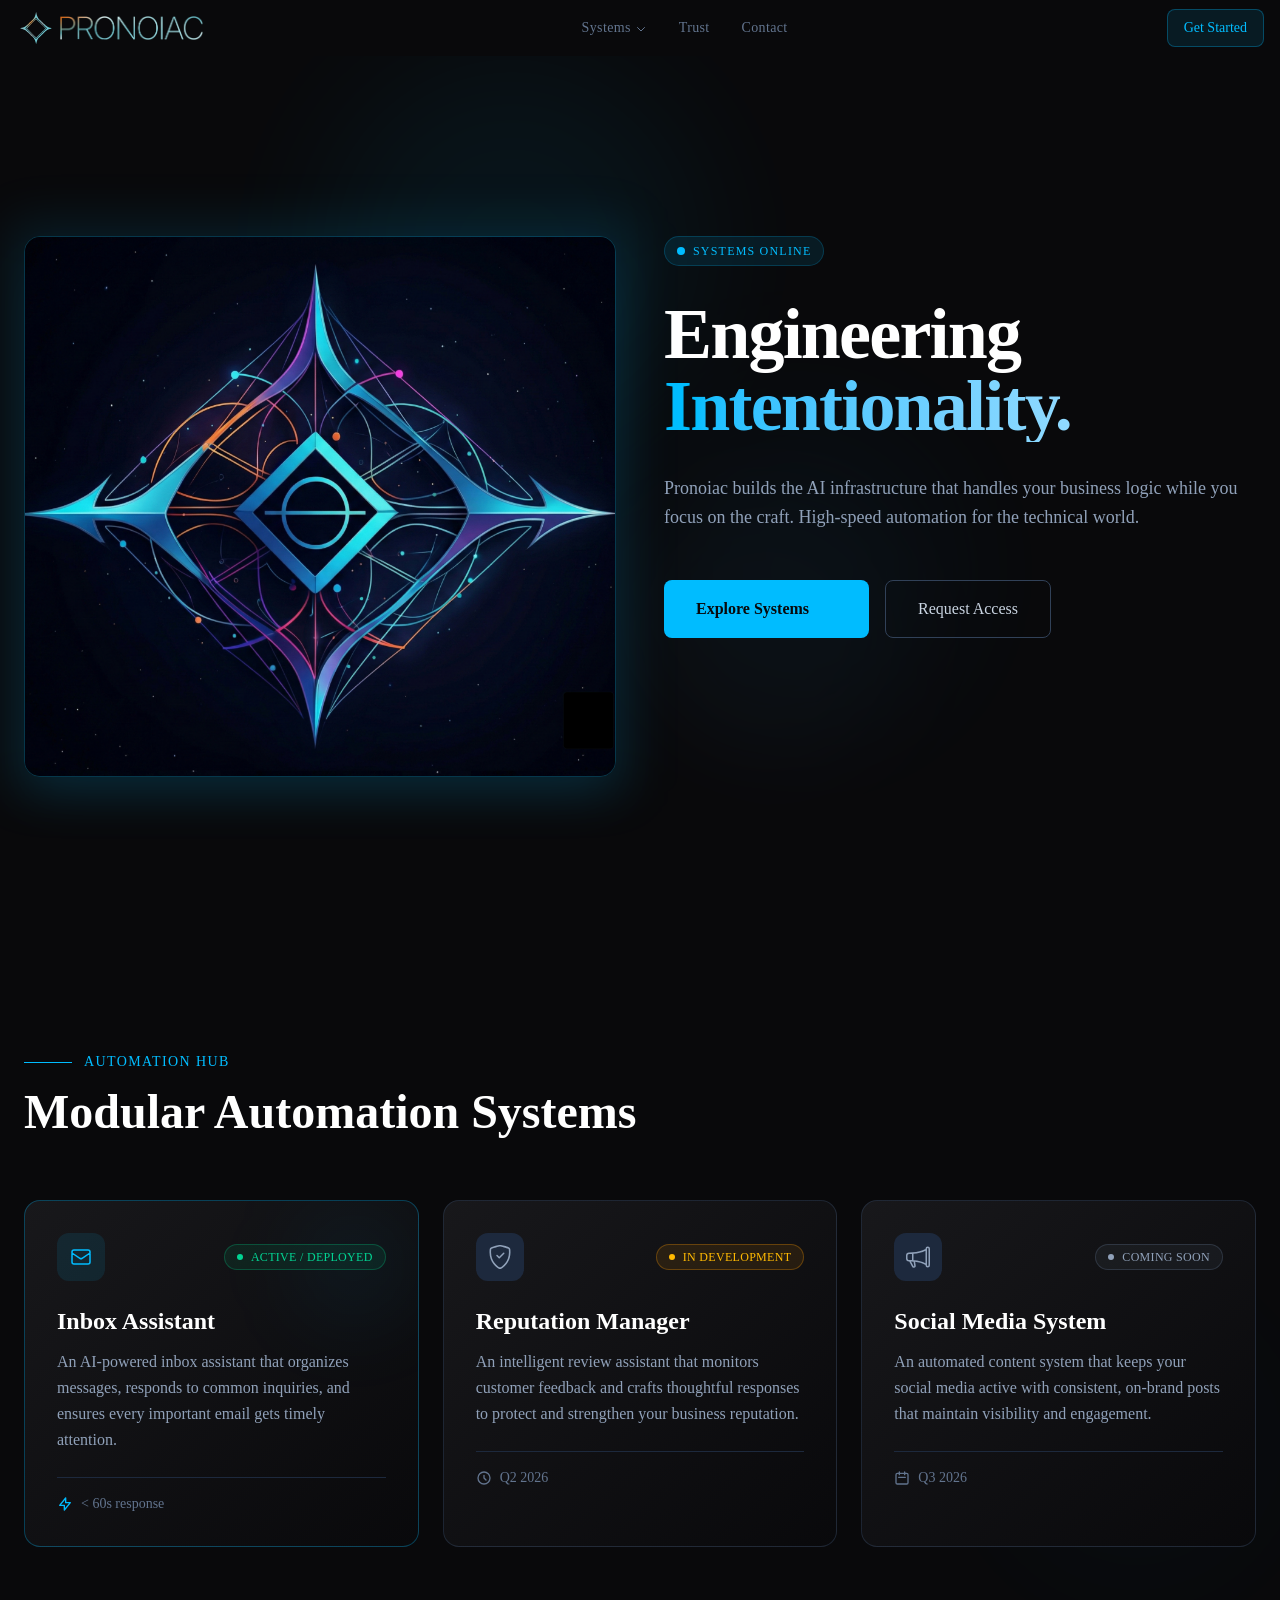
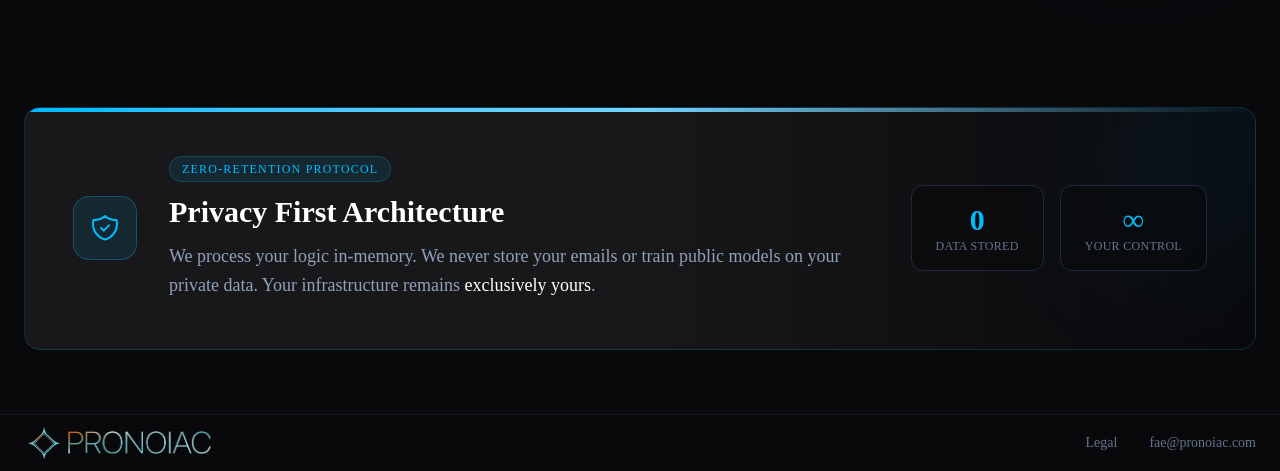
<file: public/index.html>
<!DOCTYPE html>
<html lang="en">
<head>
    <title>Pronoiac — Homepage</title>
    <meta charset="utf-8">
    <meta name="viewport" content="width=device-width, initial-scale=1, shrink-to-fit=no">
    <link rel="preconnect" href="https://fonts.gstatic.com">
    <link rel="stylesheet" href="css/tailwind/tailwind.min.css">
    <link rel="stylesheet" href="css/main.css">
    <link rel="icon" type="image/png" sizes="32x32" href="shuffle-for-tailwind.png">
</head>
<body class="antialiased bg-body text-body font-body">
    <div class="">
                
      <nav class="w-full px-4 py-2 bg-zinc-950 ">
        <div class="max-w-7xl flex items-center justify-between mx-auto">
          <div class="flex items-center gap-1">
            <div class="w-10 h-10 rounded-lg bg-gradient-to-br flex items-center justify-center">
              <img src="images/simplestIconnopurp50.svg" alt="Pronoiac logo" class="rounded-lg object-cover h-8">
            </div>
            <img src="images/textpathed.png" alt="Pronoiac" class="object-contain h-6">
          </div>
          <div class="hidden md:flex items-center gap-8">
            <div class="relative systems-dropdown-wrapper">
              <button class="systems-dropdown-btn flex items-center gap-1 text-slate-500 hover:text-sky-400 transition-colors text-sm tracking-wide focus:outline-none">
                Systems
                <svg xmlns="http://www.w3.org/2000/svg" class="w-3 h-3 mt-0.5 transition-transform systems-chevron" fill="none" stroke="currentColor" viewbox="0 0 24 24">
                  <path stroke-linecap="round" stroke-linejoin="round" stroke-width="2" d="M19 9l-7 7-7-7"></path>
                </svg>
              </button>
              <div class="systems-dropdown-menu absolute top-full left-0 mt-2 w-52 bg-zinc-900 border border-zinc-700 rounded-lg shadow-xl hidden z-50 overflow-hidden"><a href="#inbox-intelligence" class="block px-4 py-3 text-slate-400 hover:text-sky-400 hover:bg-zinc-800 transition-colors text-sm tracking-wide">Inbox Intelligence</a><a href="#reputation-manager" class="block px-4 py-3 text-slate-400 hover:text-sky-400 hover:bg-zinc-800 transition-colors text-sm tracking-wide border-t border-zinc-800">Reputation Manager</a><a href="#social-presence-engine" class="block px-4 py-3 text-slate-400 hover:text-sky-400 hover:bg-zinc-800 transition-colors text-sm tracking-wide border-t border-zinc-800">Social Presence Engine</a></div>
            </div>
            <a href="#trust" class="text-slate-500 hover:text-sky-400 transition-colors text-sm tracking-wide">Trust</a><a href="mailto:fae@pronoiac.com" class="text-slate-500 hover:text-sky-400 transition-colors text-sm tracking-wide">Contact</a>
          </div>
          <a href="#systems" class="px-4 py-2 bg-sky-400/10 border border-sky-400/30 rounded-lg text-sky-400 text-sm hover:bg-sky-400/20 transition-all">Get Started</a>
        </div>
      </nav>
                
      <section class="min-h-screen bg-zinc-950 relative overflow-hidden flex items-center">
        <div class="absolute inset-0 opacity-30">
          <div class="absolute top-0 left-1/4 w-96 h-96 bg-sky-400/20 rounded-full blur-3xl"></div>
          <div class="absolute bottom-1/4 right-1/4 w-80 h-80 bg-sky-600/15 rounded-full blur-3xl"></div>
          <div class="absolute top-1/2 left-1/2 w-64 h-64 bg-slate-500/10 rounded-full blur-2xl"></div>
        </div>
        <div class="max-w-7xl mx-auto px-6 py-24 relative z-10 w-full">
          <div class="grid grid-cols-1 lg:grid-cols-2 items-stretch gap-8 lg:gap-12">
            <div class="flex items-stretch justify-center order-first lg:order-first">
              <div class="relative w-auto self-stretch flex items-center">
                <div class="absolute -inset-4 bg-sky-400/10 rounded-2xl blur-xl"></div>
                <img src="images/complexlogotall50-Copy.png" alt="AI Infrastructure Technology" class="relative rounded-2xl h-full max-h-full w-auto border border-sky-400/20 shadow-2xl shadow-sky-400/10 object-cover">
              </div>
            </div>
            <div class="space-y-8">
              <div class="inline-flex items-center gap-2 px-3 py-1.5 bg-sky-400/10 border border-sky-400/20 rounded-full">
                <span class="w-2 h-2 bg-sky-400 rounded-full animate-pulse"></span>
                <span class="text-sky-400 text-xs tracking-widest uppercase">Systems Online</span>
              </div>
              <h1 class="text-5xl md:text-7xl font-heading font-bold text-white leading-none tracking-tight">
                <span class="block">Engineering</span>
                <span class="block text-transparent bg-clip-text bg-gradient-to-r from-sky-400 to-sky-200">Intentionality.</span>
              </h1>
              <p class="text-lg text-slate-400 leading-relaxed max-w-xl">Pronoiac builds the AI infrastructure that handles your business logic while you focus on the craft. High-speed automation for the technical world.</p>
              <div class="flex flex-col sm:flex-row gap-4 pt-4">
                <a href="#systems" class="group inline-flex items-center justify-center gap-3 px-8 py-4 bg-sky-400 text-zinc-950 font-semibold rounded-lg hover:bg-sky-300 transition-all">
                  <span>Explore Systems</span>
                  <svg id="svg_7aa8dc57d60f0ae90f53044593cbf4b6" class="w-4 h-4 group-hover:translate-x-1 transition-transform" fill="none" stroke="currentColor" viewbox="0 0 24 24"></svg>
                </a>
                <a href="mailto:fae@pronoiac.com" class="inline-flex items-center justify-center gap-2 px-8 py-4 border border-slate-700 text-slate-300 rounded-lg hover:border-sky-400/50 hover:text-sky-400 transition-all">
                  <span>Request Access</span>
                </a>
              </div>
            </div>
          </div>
        </div>
      </section>
                
      <section id="systems" class="bg-zinc-950 py-24 relative">
        <div class="absolute inset-0 opacity-20">
          <div class="absolute top-1/2 right-0 w-72 h-72 bg-sky-400/10 rounded-full blur-3xl"></div>
        </div>
        <div class="max-w-7xl mx-auto px-6 relative z-10">
          <div class="mb-16">
            <div class="flex items-center gap-3 mb-4">
              <div class="h-px flex-1 max-w-12 bg-sky-400"></div>
              <span class="text-sky-400 text-sm tracking-widest uppercase">Automation Hub</span>
            </div>
            <h2 class="text-4xl md:text-5xl font-heading font-bold text-white">Modular Automation Systems</h2>
          </div>
          <div class="grid md:grid-cols-2 lg:grid-cols-3 gap-6">
            <div class="group bg-gradient-to-br from-zinc-900 to-zinc-950 border border-sky-400/30 rounded-2xl p-8 hover:border-sky-400/60 transition-all relative overflow-hidden">
              <div class="absolute top-0 right-0 w-32 h-32 bg-sky-400/5 rounded-full blur-2xl group-hover:bg-sky-400/10 transition-all"></div>
              <div class="relative z-10">
                <div class="flex items-center justify-between mb-6">
                  <div class="w-12 h-12 bg-sky-400/10 rounded-xl flex items-center justify-center">
                    <svg class="w-6 h-6 text-sky-400" fill="none" stroke="currentColor" viewbox="0 0 24 24">
                      <path stroke-linecap="round" stroke-linejoin="round" stroke-width="1.5" d="M3 8l7.89 5.26a2 2 0 002.22 0L21 8M5 19h14a2 2 0 002-2V7a2 2 0 00-2-2H5a2 2 0 00-2 2v10a2 2 0 002 2z"></path>
                    </svg>
                  </div>
                  <div class="flex items-center gap-2 px-3 py-1 bg-emerald-500/10 border border-emerald-500/30 rounded-full">
                    <span class="w-1.5 h-1.5 bg-emerald-400 rounded-full animate-pulse"></span>
                    <span class="text-emerald-400 text-xs tracking-wide">ACTIVE / DEPLOYED</span>
                  </div>
                </div>
                <h3 class="text-2xl font-heading font-bold text-white mb-3">Inbox Assistant</h3>
                <p class="text-slate-400 leading-relaxed mb-6">An AI-powered inbox assistant that organizes messages, responds to common inquiries, and ensures every important email gets timely attention.</p>
                <div class="flex items-center gap-4 pt-4 border-t border-slate-800">
                  <div class="flex items-center gap-2">
                    <svg class="w-4 h-4 text-sky-400" fill="none" stroke="currentColor" viewbox="0 0 24 24">
                      <path stroke-linecap="round" stroke-linejoin="round" stroke-width="2" d="M13 10V3L4 14h7v7l9-11h-7z"></path>
                    </svg>
                    <span class="text-sm text-slate-500">&lt; 60s response</span>
                  </div>
                </div>
              </div>
            </div>
            <div class="group bg-gradient-to-br from-zinc-900 to-zinc-950 border border-slate-700/50 rounded-2xl p-8 hover:border-amber-400/40 transition-all relative overflow-hidden">
              <div class="absolute top-0 right-0 w-32 h-32 bg-amber-400/5 rounded-full blur-2xl opacity-0 group-hover:opacity-100 transition-all"></div>
              <div class="relative z-10">
                <div class="flex items-center justify-between mb-6">
                  <div class="w-12 h-12 bg-slate-800 rounded-xl flex items-center justify-center">
                    <svg xmlns="http://www.w3.org/2000/svg" width="16" height="16" fill="currentColor" class="w-6 h-6 text-slate-400" viewbox="0 0 16 16">
                      <path d="M5.338 1.59a61.44 61.44 0 0 0-2.837.856.481.481 0 0 0-.328.39c-.554 4.157.726 7.19 2.253 9.188a10.725 10.725 0 0 0 2.287 2.233c.346.244.652.42.893.533.12.057.218.095.293.118a.55.55 0 0 0 .101.025.615.615 0 0 0 .1-.025c.076-.023.174-.061.294-.118.24-.113.547-.29.893-.533a10.726 10.726 0 0 0 2.287-2.233c1.527-1.997 2.807-5.031 2.253-9.188a.48.48 0 0 0-.328-.39c-.651-.213-1.75-.56-2.837-.855C9.552 1.29 8.531 1.067 8 1.067c-.53 0-1.552.223-2.662.524zM5.072.56C6.157.265 7.31 0 8 0s1.843.265 2.928.56c1.11.3 2.229.655 2.887.87a1.54 1.54 0 0 1 1.044 1.262c.596 4.477-.787 7.795-2.465 9.99a11.775 11.775 0 0 1-2.517 2.453 7.159 7.159 0 0 1-1.048.625c-.28.132-.581.24-.829.24s-.548-.108-.829-.24a7.158 7.158 0 0 1-1.048-.625 11.777 11.777 0 0 1-2.517-2.453C1.928 10.487.545 7.169 1.141 2.692A1.54 1.54 0 0 1 2.185 1.43 62.456 62.456 0 0 1 5.072.56z"></path>
                      <path d="M10.854 5.146a.5.5 0 0 1 0 .708l-3 3a.5.5 0 0 1-.708 0l-1.5-1.5a.5.5 0 1 1 .708-.708L7.5 7.793l2.646-2.647a.5.5 0 0 1 .708 0z"></path>
                    </svg>
                  </div>
                  <div class="flex items-center gap-2 px-3 py-1 bg-amber-500/10 border border-amber-500/30 rounded-full">
                    <span class="w-1.5 h-1.5 bg-amber-400 rounded-full"></span>
                    <span class="text-amber-400 text-xs tracking-wide">IN DEVELOPMENT</span>
                  </div>
                </div>
                <h3 class="text-2xl font-heading font-bold text-white mb-3">Reputation Manager</h3>
                <p class="text-slate-400 leading-relaxed mb-6">An intelligent review assistant that monitors customer feedback and crafts thoughtful responses to protect and strengthen your business reputation.</p>
                <div class="flex items-center gap-4 pt-4 border-t border-slate-800">
                  <div class="flex items-center gap-2">
                    <svg class="w-4 h-4 text-slate-500" fill="none" stroke="currentColor" viewbox="0 0 24 24">
                      <path stroke-linecap="round" stroke-linejoin="round" stroke-width="2" d="M12 8v4l3 3m6-3a9 9 0 11-18 0 9 9 0 0118 0z"></path>
                    </svg>
                    <span class="text-sm text-slate-500">Q2 2026</span>
                  </div>
                </div>
              </div>
            </div>
            <div class="group bg-gradient-to-br from-zinc-900 to-zinc-950 border border-slate-700/50 rounded-2xl p-8 hover:border-slate-500/60 transition-all relative overflow-hidden">
              <div class="relative z-10">
                <div class="flex items-center justify-between mb-6">
                  <div class="w-12 h-12 bg-slate-800 rounded-xl flex items-center justify-center">
                    <svg xmlns="http://www.w3.org/2000/svg" width="16" height="16" fill="currentColor" class="w-6 h-6 text-slate-400" viewbox="0 0 16 16">
                      <path d="M13 2.5a1.5 1.5 0 0 1 3 0v11a1.5 1.5 0 0 1-3 0v-.214c-2.162-1.241-4.49-1.843-6.912-2.083l.405 2.712A1 1 0 0 1 5.51 15.1h-.548a1 1 0 0 1-.916-.599l-1.85-3.49a68.14 68.14 0 0 0-.202-.003A2.014 2.014 0 0 1 0 9V7a2.02 2.02 0 0 1 1.992-2.013 74.663 74.663 0 0 0 2.483-.075c3.043-.154 6.148-.849 8.525-2.199V2.5zm1 0v11a.5.5 0 0 0 1 0v-11a.5.5 0 0 0-1 0zm-1 1.35c-2.344 1.205-5.209 1.842-8 2.033v4.233c.18.01.359.022.537.036 2.568.189 5.093.744 7.463 1.993V3.85zm-9 6.215v-4.13a95.09 95.09 0 0 1-1.992.052A1.02 1.02 0 0 0 1 7v2c0 .55.448 1.002 1.006 1.009A60.49 60.49 0 0 1 4 10.065zm-.657.975 1.609 3.037.01.024h.548l-.002-.014-.443-2.966a68.019 68.019 0 0 0-1.722-.082z"></path>
                    </svg>
                  </div>
                  <div class="flex items-center gap-2 px-3 py-1 bg-slate-500/10 border border-slate-500/30 rounded-full">
                    <span class="w-1.5 h-1.5 bg-slate-400 rounded-full"></span>
                    <span class="text-slate-400 text-xs tracking-wide">COMING SOON</span>
                  </div>
                </div>
                <h3 class="text-2xl font-heading font-bold text-white mb-3">Social Media System</h3>
                <p class="text-slate-400 leading-relaxed mb-6">An automated content system that keeps your social media active with consistent, on-brand posts that maintain visibility and engagement.</p>
                <div class="flex items-center gap-4 pt-4 border-t border-slate-800">
                  <div class="flex items-center gap-2">
                    <svg class="w-4 h-4 text-slate-500" fill="none" stroke="currentColor" viewbox="0 0 24 24">
                      <path stroke-linecap="round" stroke-linejoin="round" stroke-width="2" d="M8 7V3m8 4V3m-9 8h10M5 21h14a2 2 0 002-2V7a2 2 0 00-2-2H5a2 2 0 00-2 2v12a2 2 0 002 2z"></path>
                    </svg>
                    <span class="text-sm text-slate-500">Q3 2026</span>
                  </div>
                </div>
              </div>
            </div>
          </div>
        </div>
      </section>
                
      <section id="trust" class="bg-zinc-950 py-16">
        <div class="max-w-7xl mx-auto px-6">
          <div class="relative bg-gradient-to-r from-zinc-900 via-zinc-900 to-zinc-950 border border-sky-400/20 rounded-2xl p-8 md:p-12 overflow-hidden">
            <div class="absolute top-0 left-0 w-full h-1 bg-gradient-to-r from-sky-400 via-sky-300 to-transparent"></div>
            <div class="absolute -right-20 -top-20 w-64 h-64 bg-sky-400/5 rounded-full blur-3xl"></div>
            <div class="relative z-10 flex flex-col md:flex-row items-start md:items-center gap-8">
              <div class="flex-shrink-0">
                <div class="w-16 h-16 bg-sky-400/10 border border-sky-400/30 rounded-2xl flex items-center justify-center">
                  <svg class="w-8 h-8 text-sky-400" fill="none" stroke="currentColor" viewbox="0 0 24 24">
                    <path stroke-linecap="round" stroke-linejoin="round" stroke-width="1.5" d="M9 12l2 2 4-4m5.618-4.016A11.955 11.955 0 0112 2.944a11.955 11.955 0 01-8.618 3.04A12.02 12.02 0 003 9c0 5.591 3.824 10.29 9 11.622 5.176-1.332 9-6.03 9-11.622 0-1.042-.133-2.052-.382-3.016z"></path>
                  </svg>
                </div>
              </div>
              <div class="flex-1">
                <div class="flex items-center gap-3 mb-3">
                  <span class="px-3 py-1 bg-sky-400/10 border border-sky-400/20 rounded-full text-sky-400 text-xs tracking-widest uppercase">Zero-Retention Protocol</span>
                </div>
                <h3 class="text-2xl md:text-3xl font-heading font-bold text-white mb-3">Privacy First Architecture</h3>
                <p class="text-slate-400 text-lg leading-relaxed">We process your logic in-memory. We never store your emails or train public models on your private data. Your infrastructure remains <span class="text-white font-medium">exclusively yours</span>.</p>
              </div>
              <div class="flex-shrink-0 hidden lg:flex items-center gap-4">
                <div class="text-center px-6 py-4 bg-zinc-950/50 rounded-xl border border-slate-800">
                  <div class="text-3xl font-heading font-bold text-sky-400">0</div>
                  <div class="text-xs text-slate-500 uppercase tracking-wide">Data Stored</div>
                </div>
                <div class="text-center px-6 py-4 bg-zinc-950/50 rounded-xl border border-slate-800">
                  <div class="text-3xl font-heading font-bold text-sky-400">∞</div>
                  <div class="text-xs text-slate-500 uppercase tracking-wide">Your Control</div>
                </div>
              </div>
            </div>
          </div>
        </div>
      </section>
                
      <footer class="bg-zinc-950 border-t border-slate-800/50 py-2">
        <div class="max-w-7xl mx-auto px-6">
          <div class="flex flex-col md:flex-row items-center justify-between gap-8">
            <div class="flex items-center gap-1">
              <div class="w-10 h-10 rounded-lg bg-gradient-to-br flex items-center justify-center">
                <img src="images/simplestIconnopurp50.svg" alt="Pronoiac logo" class="rounded-lg object-cover h-8">
              </div>
              <img src="images/textpathed.png" alt="Pronoiac" class="object-contain h-6">
            </div>
            <div class="flex items-center gap-8"><a href="https://legal.pronoiac.com" class="text-slate-500 hover:text-sky-400 transition-colors text-sm">Legal</a><a href="mailto:fae@pronoiac.com" class="text-slate-500 hover:text-sky-400 transition-colors text-sm">fae@pronoiac.com</a></div>
          </div>
        </div>
      </footer>
    </div>
    <script type="text/javascript" src="js/828922.js?v=1778102742" data-custom-component-id="828922"></script>
    <script type="text/javascript" src="js/global-26422.js?v=1778102742"></script>
</body>
</html>
</file>
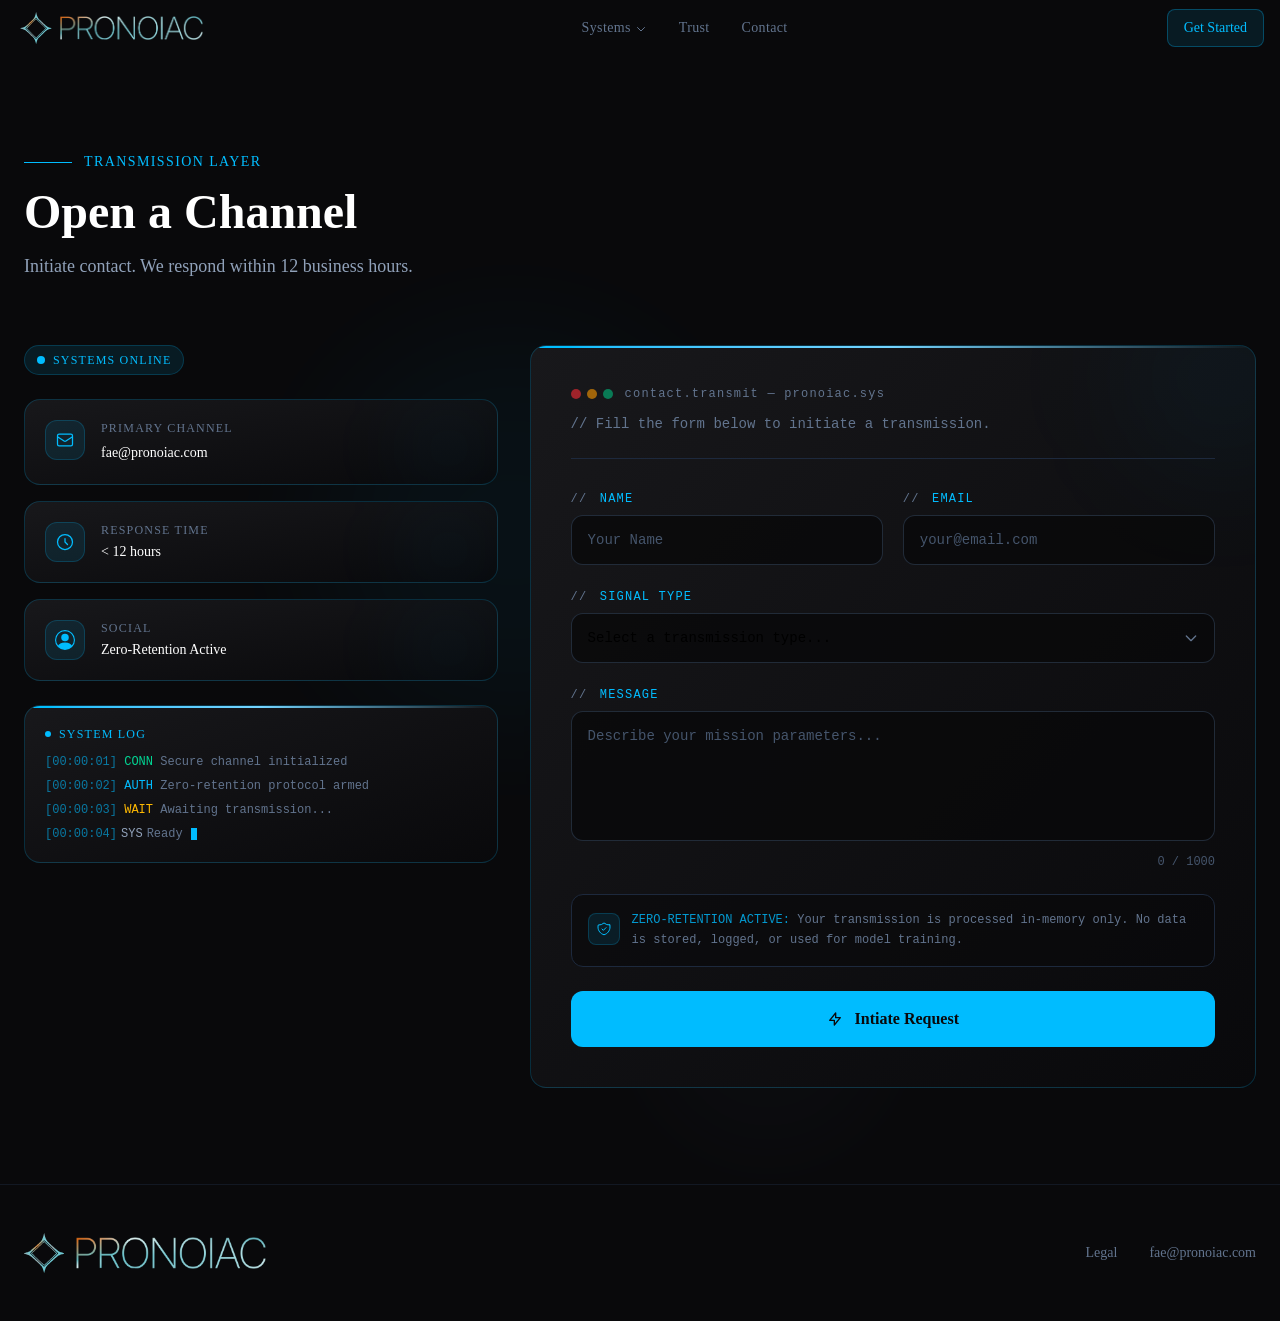
<file: public/contact.html>
<!DOCTYPE html>
<html lang="en">
<head>
    <title>Page title</title>
    <meta charset="utf-8">
    <meta name="viewport" content="width=device-width, initial-scale=1, shrink-to-fit=no">
    <link rel="preconnect" href="https://fonts.gstatic.com">
    <link rel="stylesheet" href="css/tailwind/tailwind.min.css">
    <link rel="stylesheet" href="css/main.css">
    <link rel="icon" type="image/png" sizes="32x32" href="shuffle-for-tailwind.png">
</head>
<body class="antialiased bg-body text-body font-body">
    <div class="">
                
      <nav class="w-full px-4 py-2 bg-zinc-950 ">
        <div class="max-w-7xl flex items-center justify-between mx-auto">
          <div class="flex items-center gap-1">
            <div class="w-10 h-10 rounded-lg bg-gradient-to-br flex items-center justify-center">
              <img src="images/simplestIconnopurp50.svg" alt="Pronoiac logo" class="rounded-lg object-cover h-8">
            </div>
            <img src="images/textpathed.png" alt="Pronoiac" class="object-contain h-6">
          </div>
          <div class="hidden md:flex items-center gap-8">
            <div class="relative systems-dropdown-wrapper">
              <button class="systems-dropdown-btn flex items-center gap-1 text-slate-500 hover:text-sky-400 transition-colors text-sm tracking-wide focus:outline-none">
                Systems
                <svg xmlns="http://www.w3.org/2000/svg" class="w-3 h-3 mt-0.5 transition-transform systems-chevron" fill="none" stroke="currentColor" viewbox="0 0 24 24">
                  <path stroke-linecap="round" stroke-linejoin="round" stroke-width="2" d="M19 9l-7 7-7-7"></path>
                </svg>
              </button>
              <div class="systems-dropdown-menu absolute top-full left-0 mt-2 w-52 bg-zinc-900 border border-zinc-700 rounded-lg shadow-xl hidden z-50 overflow-hidden"><a href="#inbox-intelligence" class="block px-4 py-3 text-slate-400 hover:text-sky-400 hover:bg-zinc-800 transition-colors text-sm tracking-wide">Inbox Intelligence</a><a href="#reputation-manager" class="block px-4 py-3 text-slate-400 hover:text-sky-400 hover:bg-zinc-800 transition-colors text-sm tracking-wide border-t border-zinc-800">Reputation Manager</a><a href="#social-presence-engine" class="block px-4 py-3 text-slate-400 hover:text-sky-400 hover:bg-zinc-800 transition-colors text-sm tracking-wide border-t border-zinc-800">Social Presence Engine</a></div>
            </div>
            <a href="#trust" class="text-slate-500 hover:text-sky-400 transition-colors text-sm tracking-wide">Trust</a><a href="mailto:fae@pronoiac.com" class="text-slate-500 hover:text-sky-400 transition-colors text-sm tracking-wide">Contact</a>
          </div>
          <a href="#systems" class="px-4 py-2 bg-sky-400/10 border border-sky-400/30 rounded-lg text-sky-400 text-sm hover:bg-sky-400/20 transition-all">Get Started</a>
        </div>
      </nav>
                
      <div>
        <section class="bg-zinc-950 py-24 relative overflow-hidden">
          <!-- Background ambient glows -->
          <div class="absolute inset-0 opacity-30 pointer-events-none">
            <div class="absolute top-1/4 left-1/4 w-96 h-96 bg-sky-400/15 rounded-full blur-3xl"></div>
            <div class="absolute bottom-1/4 right-1/4 w-80 h-80 bg-sky-600/10 rounded-full blur-3xl"></div>
            <div class="absolute top-3/4 left-1/2 w-64 h-64 bg-slate-500/10 rounded-full blur-2xl"></div>
          </div>
          <div class="max-w-7xl mx-auto px-6 relative z-10">
            <!-- Section Header -->
            <div class="mb-16">
              <div class="flex items-center gap-3 mb-4">
                <div class="h-px flex-1 max-w-12 bg-sky-400"></div>
                <span class="text-sky-400 text-sm tracking-widest uppercase">Transmission Layer</span>
              </div>
              <h2 class="text-4xl md:text-5xl font-heading font-bold text-white mb-4">Open a Channel</h2>
              <p class="text-slate-400 text-lg max-w-xl leading-relaxed">Initiate contact. We respond within 12 business hours.</p>
            </div>
            <div class="grid lg:grid-cols-5 gap-8 items-start">
              <!-- Left: Info Panel -->
              <div class="lg:col-span-2 space-y-6">
                <!-- Status Badge -->
                <div class="inline-flex items-center gap-2 px-3 py-1.5 bg-sky-400/10 border border-sky-400/20 rounded-full">
                  <span class="w-2 h-2 bg-sky-400 rounded-full animate-pulse"></span>
                  <span class="text-sky-400 text-xs tracking-widest uppercase">Systems Online</span>
                </div>
                <!-- Contact Info Cards -->
                <div class="space-y-4">
                  <div class="group bg-gradient-to-br from-zinc-900 to-zinc-950 border border-sky-400/20 rounded-2xl p-5 hover:border-sky-400/40 transition-all relative overflow-hidden">
                    <div class="absolute top-0 right-0 w-24 h-24 bg-sky-400/5 rounded-full blur-2xl group-hover:bg-sky-400/10 transition-all"></div>
                    <div class="relative z-10 flex items-start gap-4">
                      <div class="w-10 h-10 bg-sky-400/10 border border-sky-400/20 rounded-xl flex items-center justify-center flex-shrink-0">
                        <svg class="w-5 h-5 text-sky-400" fill="none" stroke="currentColor" viewbox="0 0 24 24">
                          <path stroke-linecap="round" stroke-linejoin="round" stroke-width="1.5" d="M3 8l7.89 5.26a2 2 0 002.22 0L21 8M5 19h14a2 2 0 002-2V7a2 2 0 00-2-2H5a2 2 0 00-2 2v10a2 2 0 002 2z"></path>
                        </svg>
                      </div>
                      <div>
                        <p class="text-xs text-slate-500 uppercase tracking-widest mb-1">Primary Channel</p>
                        <a href="mailto:fae@pronoiac.com" class="text-white hover:text-sky-400 transition-colors font-medium text-sm">fae@pronoiac.com</a>
                      </div>
                    </div>
                  </div>
                  <div class="group bg-gradient-to-br from-zinc-900 to-zinc-950 border border-sky-400/20 rounded-2xl p-5 hover:border-sky-400/40 transition-all relative overflow-hidden">
                    <div class="absolute top-0 right-0 w-24 h-24 bg-sky-400/5 rounded-full blur-2xl group-hover:bg-sky-400/10 transition-all"></div>
                    <div class="relative z-10 flex items-start gap-4">
                      <div class="w-10 h-10 bg-sky-400/10 border border-sky-400/20 rounded-xl flex items-center justify-center flex-shrink-0">
                        <svg class="w-5 h-5 text-sky-400" fill="none" stroke="currentColor" viewbox="0 0 24 24">
                          <path stroke-linecap="round" stroke-linejoin="round" stroke-width="1.5" d="M12 8v4l3 3m6-3a9 9 0 11-18 0 9 9 0 0118 0z"></path>
                        </svg>
                      </div>
                      <div>
                        <p class="text-xs text-slate-500 uppercase tracking-widest mb-1">Response Time</p>
                        <p class="text-white font-medium text-sm">&lt; 12 hours</p>
                      </div>
                    </div>
                  </div>
                  <div class="group bg-gradient-to-br from-zinc-900 to-zinc-950 border border-sky-400/20 rounded-2xl p-5 hover:border-sky-400/40 transition-all relative overflow-hidden">
                    <div class="absolute top-0 right-0 w-24 h-24 bg-sky-400/5 rounded-full blur-2xl group-hover:bg-sky-400/10 transition-all"></div>
                    <div class="relative z-10 flex items-start gap-4">
                      <div class="w-10 h-10 bg-sky-400/10 border border-sky-400/20 rounded-xl flex items-center justify-center flex-shrink-0">
                        <svg xmlns="http://www.w3.org/2000/svg" width="16" height="16" fill="currentColor" class="bi bi-person-circle w-5 h-5 text-sky-400" viewbox="0 0 16 16">
                          <path d="M11 6a3 3 0 1 1-6 0 3 3 0 0 1 6 0z"></path>
                          <path fill-rule="evenodd" d="M0 8a8 8 0 1 1 16 0A8 8 0 0 1 0 8zm8-7a7 7 0 0 0-5.468 11.37C3.242 11.226 4.805 10 8 10s4.757 1.225 5.468 2.37A7 7 0 0 0 8 1z"></path>
                        </svg>
                      </div>
                      <div>
                        <p class="text-xs text-slate-500 uppercase tracking-widest mb-1">SOCIAL</p>
                        <p class="text-white font-medium text-sm">Zero-Retention Active</p>
                      </div>
                    </div>
                  </div>
                </div>
                <!-- System Log Terminal -->
                <div class="bg-gradient-to-br from-zinc-900 to-zinc-950 border border-sky-400/20 rounded-2xl p-5 relative overflow-hidden">
                  <div class="absolute top-0 left-0 w-full h-0.5 bg-gradient-to-r from-sky-400 via-sky-300 to-transparent"></div>
                  <p class="text-xs text-sky-400 tracking-widest uppercase mb-3 flex items-center gap-2">
                    <span class="w-1.5 h-1.5 bg-sky-400 rounded-full animate-pulse"></span>
                    System Log
                  </p>
                  <div class="space-y-2 font-mono text-xs">
                    <p class="text-slate-500">
                      <span class="text-sky-400/60">[00:00:01]</span>
                      <span class="text-emerald-400">CONN</span>
                      Secure channel initialized
                    </p>
                    <p class="text-slate-500">
                      <span class="text-sky-400/60">[00:00:02]</span>
                      <span class="text-sky-400">AUTH</span>
                      Zero-retention protocol armed
                    </p>
                    <p class="text-slate-500">
                      <span class="text-sky-400/60">[00:00:03]</span>
                      <span class="text-amber-400">WAIT</span>
                      Awaiting transmission...
                    </p>
                    <p class="text-slate-500 flex items-center gap-1">
                      <span class="text-sky-400/60">[00:00:04]</span>
                      <span class="text-slate-400">SYS</span>
                      Ready
                      <span class="contact-cursor inline-block w-1.5 h-3 bg-sky-400 ml-1 animate-pulse"></span>
                    </p>
                  </div>
                </div>
              </div>
              <!-- Right: Contact Form -->
              <div class="lg:col-span-3">
                <div class="relative bg-gradient-to-br from-zinc-900 to-zinc-950 border border-sky-400/20 rounded-2xl p-8 md:p-10 overflow-hidden" style="backdrop-filter: blur(10px);">
                  <!-- Top accent line -->
                  <div class="absolute top-0 left-0 w-full h-0.5 bg-gradient-to-r from-sky-400 via-sky-300 to-transparent"></div>
                  <!-- Ambient glow -->
                  <div class="absolute -right-16 -top-16 w-48 h-48 bg-sky-400/5 rounded-full blur-3xl pointer-events-none"></div>
                  <div class="relative z-10">
                    <!-- Form Header -->
                    <div class="mb-8 pb-6 border-b border-slate-800">
                      <div class="flex items-center gap-3 mb-2">
                        <div class="flex gap-1.5">
                          <span class="w-2.5 h-2.5 rounded-full bg-red-500/60"></span>
                          <span class="w-2.5 h-2.5 rounded-full bg-amber-500/60"></span>
                          <span class="w-2.5 h-2.5 rounded-full bg-emerald-500/60"></span>
                        </div>
                        <span class="text-xs text-slate-500 font-mono tracking-widest">contact.transmit — pronoiac.sys</span>
                      </div>
                      <p class="text-slate-500 text-sm font-mono mt-3">// Fill the form below to initiate a transmission.</p>
                    </div>
                    <!-- Form -->
                    <form class="contact-form space-y-6" novalidate="" autocomplete="yes">
                      <!-- Name + Email Row -->
                      <div class="grid sm:grid-cols-2 gap-5">
                        <div class="contact-field-group">
                          <label class="block text-xs text-sky-400 tracking-widest uppercase mb-2 font-mono">
                            <span class="text-slate-500 mr-1">//</span>
                            Name
                          </label>
                          <div class="relative">
                            <input type="text" name="name" placeholder="Your Name" class="contact-input w-full bg-zinc-950/80 border border-slate-700/60 rounded-xl px-4 py-3.5 text-white placeholder-slate-600 text-sm font-mono focus:outline-none focus:border-sky-400/60 focus:bg-zinc-950 transition-all" required="">
                            <div class="contact-input-glow absolute inset-0 rounded-xl opacity-0 transition-opacity pointer-events-none" style="box-shadow: 0 0 0 1px rgba(56, 189, 248, 0.3), 0 0 20px rgba(56, 189, 248, 0.05);"></div>
                          </div>
                          <p class="contact-error-name text-xs text-red-400 font-mono mt-1.5 hidden">// error: identifier required</p>
                        </div>
                        <div class="contact-field-group">
                          <label class="block text-xs text-sky-400 tracking-widest uppercase mb-2 font-mono">
                            <span class="text-slate-500 mr-1">//</span>
                            Email
                          </label>
                          <div class="relative">
                            <input type="email" name="email" placeholder="your@email.com" class="contact-input w-full bg-zinc-950/80 border border-slate-700/60 rounded-xl px-4 py-3.5 text-white placeholder-slate-600 text-sm font-mono focus:outline-none focus:border-sky-400/60 focus:bg-zinc-950 transition-all" required="">
                            <div class="contact-input-glow absolute inset-0 rounded-xl opacity-0 transition-opacity pointer-events-none" style="box-shadow: 0 0 0 1px rgba(56, 189, 248, 0.3), 0 0 20px rgba(56, 189, 248, 0.05);"></div>
                          </div>
                          <p class="contact-error-email text-xs text-red-400 font-mono mt-1.5 hidden">// error: valid address required</p>
                        </div>
                      </div>
                      <!-- Subject / Topic -->
                      <div class="contact-field-group">
                        <label class="block text-xs text-sky-400 tracking-widest uppercase mb-2 font-mono">
                          <span class="text-slate-500 mr-1">//</span>
                          Signal Type
                        </label>
                        <div class="relative">
                          <select name="subject" class="contact-input contact-select w-full bg-zinc-950/80 border border-slate-700/60 rounded-xl px-4 py-3.5 text-sm font-mono focus:outline-none focus:border-sky-400/60 focus:bg-zinc-950 transition-all appearance-none cursor-pointer">
                            <option value="" class="bg-zinc-900 text-slate-400">Select a transmission type...</option>
                            <option value="general" class="bg-zinc-900 text-white">General Inquiry</option>
                            <option value="access" class="bg-zinc-900 text-white">Request System Access</option>
                            <option value="partnership" class="bg-zinc-900 text-white">Partnership Protocol</option>
                            <option value="support" class="bg-zinc-900 text-white">Technical Support</option>
                            <option value="other" class="bg-zinc-900 text-white">Other Signal</option>
                          </select>
                          <div class="absolute right-4 top-1/2 -translate-y-1/2 pointer-events-none">
                            <svg class="w-4 h-4 text-slate-500" fill="none" stroke="currentColor" viewbox="0 0 24 24">
                              <path stroke-linecap="round" stroke-linejoin="round" stroke-width="2" d="M19 9l-7 7-7-7"></path>
                            </svg>
                          </div>
                          <div class="contact-input-glow absolute inset-0 rounded-xl opacity-0 transition-opacity pointer-events-none" style="box-shadow: 0 0 0 1px rgba(56, 189, 248, 0.3), 0 0 20px rgba(56, 189, 248, 0.05);"></div>
                        </div>
                        <p class="contact-error-subject text-xs text-red-400 font-mono mt-1.5 hidden">// error: signal type required</p>
                      </div>
                      <!-- Message -->
                      <div class="contact-field-group">
                        <label class="block text-xs text-sky-400 tracking-widest uppercase mb-2 font-mono">
                          <span class="text-slate-500 mr-1">//</span>
                          Message
                        </label>
                        <div class="relative">
                          <textarea name="message" rows="5" placeholder="Describe your mission parameters..." class="contact-input w-full bg-zinc-950/80 border border-slate-700/60 rounded-xl px-4 py-3.5 text-white placeholder-slate-600 text-sm font-mono focus:outline-none focus:border-sky-400/60 focus:bg-zinc-950 transition-all resize-none" required=""></textarea>
                          <div class="contact-input-glow absolute inset-0 rounded-xl opacity-0 transition-opacity pointer-events-none" style="box-shadow: 0 0 0 1px rgba(56, 189, 248, 0.3), 0 0 20px rgba(56, 189, 248, 0.05);"></div>
                        </div>
                        <div class="flex items-center justify-between mt-1.5">
                          <p class="contact-error-message text-xs text-red-400 font-mono hidden">// error: payload cannot be empty</p>
                          <p class="contact-char-count text-xs text-slate-600 font-mono ml-auto">0 / 1000</p>
                        </div>
                      </div>
                      <!-- Privacy Notice -->
                      <div class="flex items-start gap-3 p-4 bg-zinc-950/60 border border-slate-800 rounded-xl">
                        <div class="w-8 h-8 bg-sky-400/10 border border-sky-400/20 rounded-lg flex items-center justify-center flex-shrink-0 mt-0.5">
                          <svg class="w-4 h-4 text-sky-400" fill="none" stroke="currentColor" viewbox="0 0 24 24">
                            <path stroke-linecap="round" stroke-linejoin="round" stroke-width="1.5" d="M9 12l2 2 4-4m5.618-4.016A11.955 11.955 0 0112 2.944a11.955 11.955 0 01-8.618 3.04A12.02 12.02 0 003 9c0 5.591 3.824 10.29 9 11.622 5.176-1.332 9-6.03 9-11.622 0-1.042-.133-2.052-.382-3.016z"></path>
                          </svg>
                        </div>
                        <p class="text-xs text-slate-500 font-mono leading-relaxed">
                          <span class="text-sky-400/80">ZERO-RETENTION ACTIVE:</span>
                          Your transmission is processed in-memory only. No data is stored, logged, or used for model training.
                        </p>
                      </div>
                      <!-- Submit Button -->
                      <div>
                        <button type="submit" class="contact-submit-btn group w-full relative flex items-center justify-center gap-3 px-8 py-4 bg-sky-400 text-zinc-950 font-semibold rounded-xl hover:bg-sky-300 active:scale-[0.98] transition-all overflow-hidden">
                          <span class="contact-btn-text flex items-center gap-3">
                            <svg class="w-4 h-4 group-hover:translate-x-0.5 transition-transform" fill="none" stroke="currentColor" viewbox="0 0 24 24">
                              <path stroke-linecap="round" stroke-linejoin="round" stroke-width="2" d="M13 10V3L4 14h7v7l9-11h-7z"></path>
                            </svg>
                            Intiate Request
                          </span>
                          <span class="contact-btn-loading hidden flex items-center gap-3">
                            <svg class="w-4 h-4 animate-spin" fill="none" stroke="currentColor" viewbox="0 0 24 24">
                              <circle class="opacity-25" cx="12" cy="12" r="10" stroke="currentColor" stroke-width="4"></circle>
                              <path class="opacity-75" fill="currentColor" d="M4 12a8 8 0 018-8V0C5.373 0 0 5.373 0 12h4z"></path>
                            </svg>
                            Transmitting...
                          </span>
                        </button>
                        <!-- Success State -->
                        <div class="contact-success hidden mt-4 flex items-center gap-3 p-4 bg-emerald-500/10 border border-emerald-500/30 rounded-xl">
                          <div class="w-8 h-8 bg-emerald-500/10 rounded-lg flex items-center justify-center flex-shrink-0">
                            <svg class="w-4 h-4 text-emerald-400" fill="none" stroke="currentColor" viewbox="0 0 24 24">
                              <path stroke-linecap="round" stroke-linejoin="round" stroke-width="2" d="M5 13l4 4L19 7"></path>
                            </svg>
                          </div>
                          <div>
                            <p class="text-emerald-400 text-sm font-mono font-semibold">Transmission successful.</p>
                            <p class="text-slate-500 text-xs font-mono">Signal received. Response inbound &lt; 60s.</p>
                          </div>
                        </div>
                      </div>
                    </form>
                  </div>
                </div>
              </div>
            </div>
          </div>
        </section>
        <style><![CDATA[.contact-input:focus + .contact-input-glow { opacity: 1; } .contact-select { color: #94a3b8; } .contact-select option:not([value=""]) { color: #ffffff; } .contact-select.has-value { color: #ffffff; }]]></style>
      </div>
                
      <footer class="bg-zinc-950 border-t border-slate-800/50 py-12">
        <div class="max-w-7xl mx-auto px-6">
          <div class="flex flex-col md:flex-row items-center justify-between gap-8">
            <div class="flex items-center gap-3">
              <div class="w-10 h-10 rounded-lg bg-gradient-to-br flex items-center justify-center">
                <img src="images/simplestIconnopurp50.svg" alt="Pronoiac logo" class="w-10 h-10 rounded-lg object-cover">
              </div>
              <img src="images/textpathed.png" alt="Pronoiac" class="object-contain h-8">
            </div>
            <div class="flex items-center gap-8"><a href="https://legal.pronoiac.com" class="text-slate-500 hover:text-sky-400 transition-colors text-sm">Legal</a><a href="mailto:fae@pronoiac.com" class="text-slate-500 hover:text-sky-400 transition-colors text-sm">fae@pronoiac.com</a></div>
          </div>
        </div>
      </footer>
    </div>
    <script type="text/javascript" src="js/828922.js?v=1778102744" data-custom-component-id="828922"></script>
    <script type="text/javascript" src="js/966750.js?v=1778102744" data-custom-component-id="966750"></script>
    <script type="text/javascript" src="js/global-26422.js?v=1778102744"></script>
</body>
</html>
</file>
<file: public/css/main.css>
.absolute {
  background-size: cover
}
.max-w-7xl,
.space-y-8 {
  background-size: contain
}
</file>
